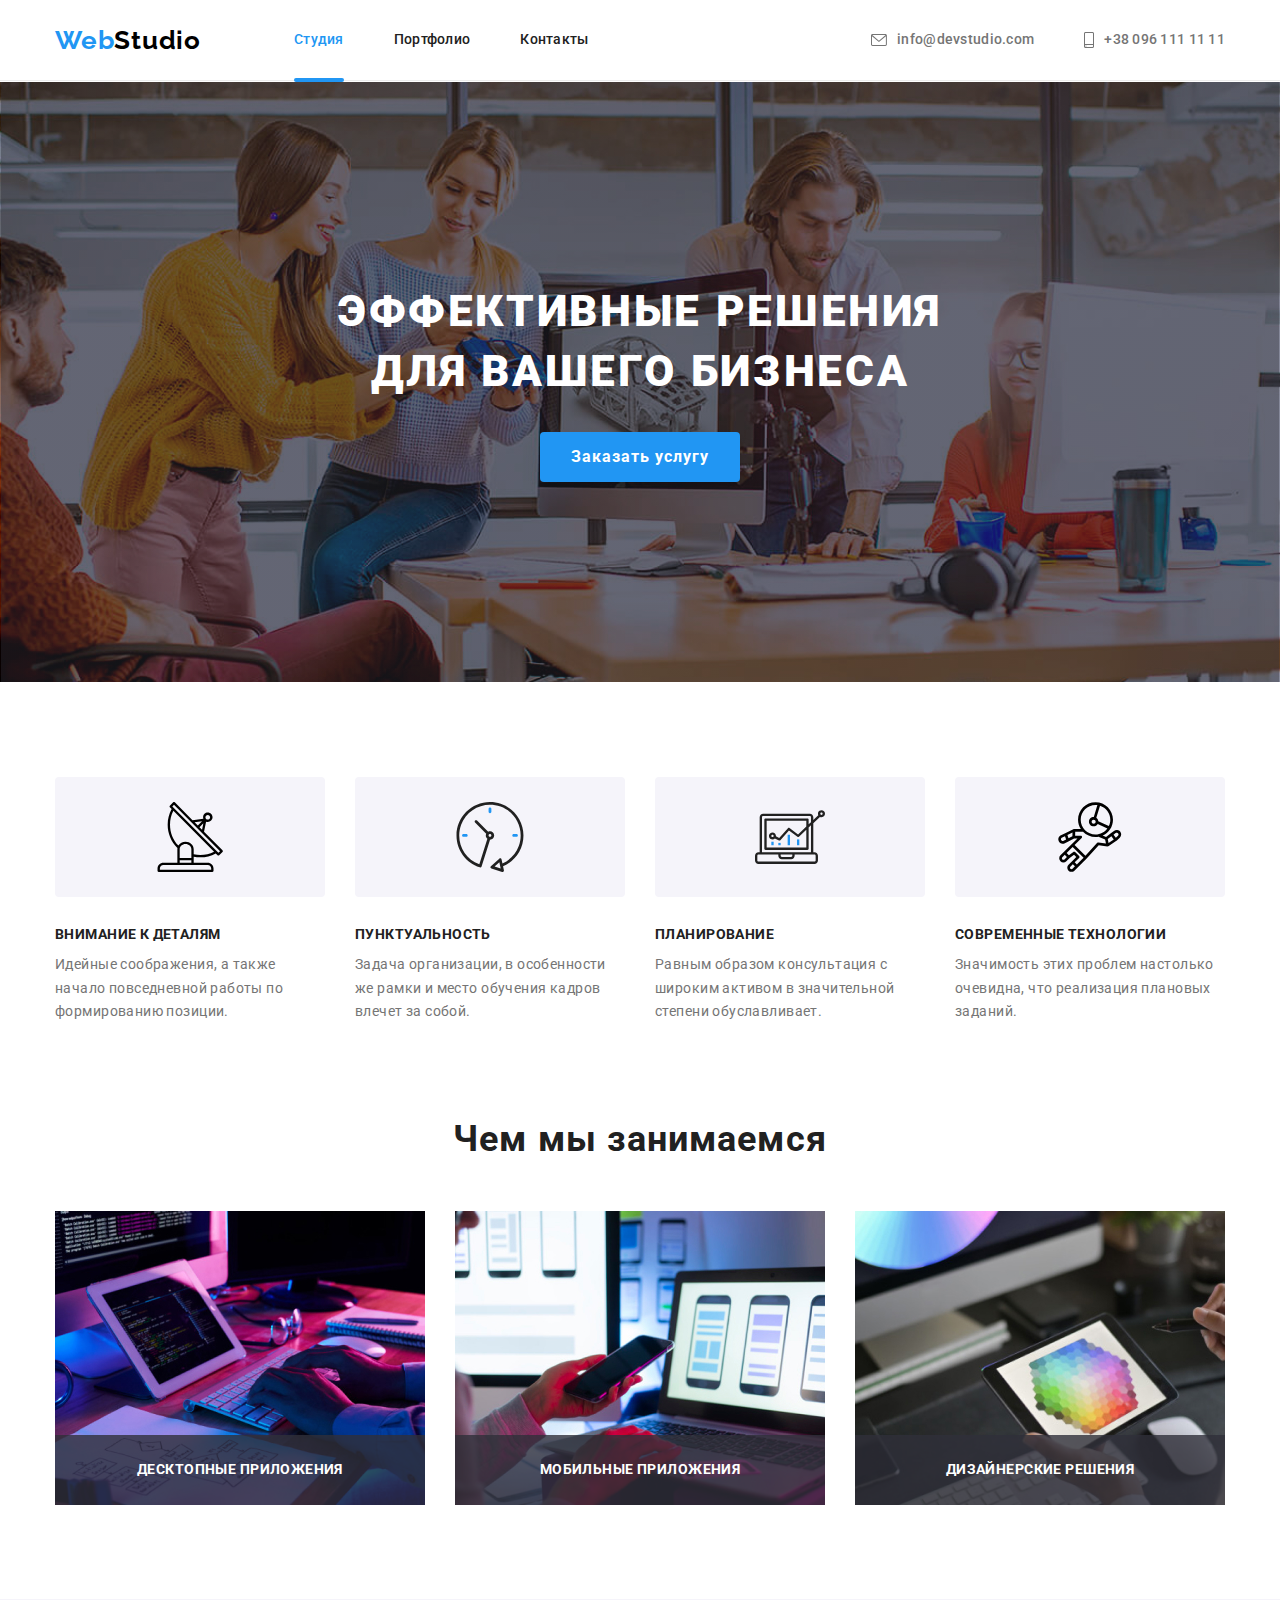
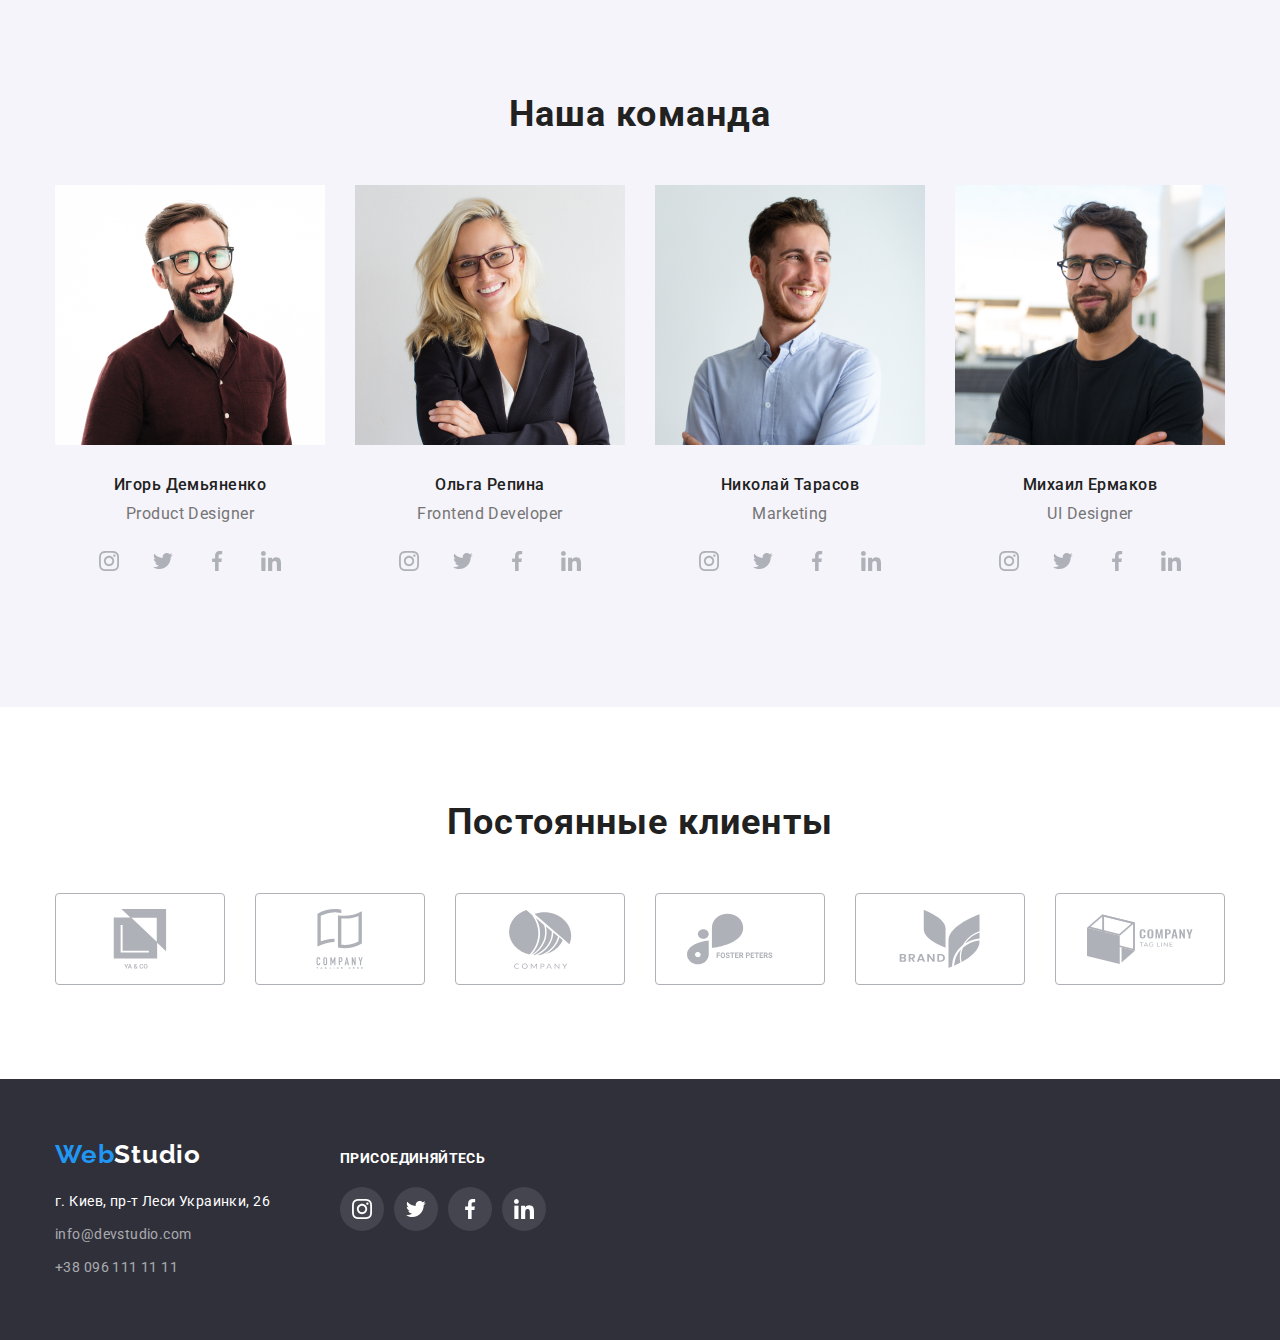
<file: index.html>
<!DOCTYPE html>
<html lang="ru">
  <head>
    <meta charset="UTF-8" />
    <meta http-equiv="X-UA-Compatible" content="IE=edge" />
    <meta name="viewport" content="width=device-width, initial-scale=1.0" />

    <title>Студия</title>
    <link
      href="https://fonts.googleapis.com/css2?family=Raleway:wght@700&family=Roboto:wght@400;500;700;900&display=swap"
      rel="stylesheet"
    />
    <link rel="stylesheet" href="./css/modern-normalize.css" />
    <link rel="stylesheet" href="./css/styles.css" />
  </head>
  <body>
    <header class="header">
      <!-- Навигация -->
      <div class="container nav">
        <nav class="nav">
          <!-- лого -->
          <a class="link logo" href="./index.html" lang="en">
            Web<span class="logo-nav">Studio</span>
          </a>

          <!-- ссылки -->
          <ul class="lists menu">
            <li class="menu-item">
              <a class="link nav-link current" href="./index.html">Студия</a>
            </li>
            <li class="menu-item">
              <a class="link nav-link" href="./portfolio.html">Портфолио</a>
            </li>
            <li class="menu-item">
              <a class="link nav-link" href="">Контакты</a>
            </li>
          </ul>
        </nav>

        <!-- Почта и телефон -->
        <ul class="lists menu">
          <li class="menu-item">
            <a
              class="link nav-link nav-contacts"
              href="mailto:info@devstudio.com"
            >
              <svg class="envelope">
                <use href="./images/symbol-defs.svg#icon-envelope"></use>
              </svg>
              info@devstudio.com</a
            >
          </li>
          <li class="menu-item">
            <a class="link nav-link nav-contacts" href="tel:+380961111111">
              <svg class="smartphone">
                <use href="./images/symbol-defs.svg#icon-smartphone"></use>
              </svg>
              +38 096 111 11 11</a
            >
          </li>
        </ul>
      </div>
    </header>
    <main>
      <!-- Главная секция -->
      <section class="section hero">
        <div class="container">
          <h1 class="hero-title">Эффективные решения для вашего бизнеса</h1>
          <button class="btn btn-hero" type="button" data-modal-open>
            Заказать услугу
          </button>
        </div>
      </section>

      <!-- Секция особенности -->
      <section class="section">
        <div class="container">
          <h2 class="heading headen">Особенности</h2>
          <ul class="lists feature">
            <li class="item">
              <div class="thumb">
                <svg class="antenna">
                  <use href="./images/symbol-defs.svg#icon-salelite"></use>
                </svg>
              </div>
              <h3 class="title-features">Внимание к деталям</h3>
              <p class="text">
                Идейные соображения, а также начало повседневной работы по
                формированию позиции.
              </p>
            </li>

            <li class="item">
              <div class="thumb">
                <svg class="clock">
                  <use href="./images/symbol-defs.svg#icon-clock"></use>
                </svg>
              </div>
              <h3 class="title-features">Пунктуальность</h3>
              <p class="text">
                Задача организации, в особенности же рамки и место обучения
                кадров влечет за собой.
              </p>
            </li>

            <li class="item">
              <div class="thumb">
                <svg class="diagram">
                  <use href="./images/symbol-defs.svg#icon-notediagram"></use>
                </svg>
              </div>
              <h3 class="title-features">Планирование</h3>
              <p class="text">
                Равным образом консультация с широким активом в значительной
                степени обуславливает.
              </p>
            </li>

            <li class="item">
              <div class="thumb">
                <svg class="astronaut">
                  <use href="./images/symbol-defs.svg#icon-spaceman"></use>
                </svg>
              </div>
              <h3 class="title-features">Современные технологии</h3>
              <p class="text">
                Значимость этих проблем настолько очевидна, что реализация
                плановых заданий.
              </p>
            </li>
          </ul>
        </div>
      </section>

      <!-- Секция работа -->
      <section class="section section-nopaddingtop">
        <div class="container">
          <h2 class="heading">Чем мы занимаемся</h2>
          <ul class="lists items">
            <li class="item">
              <img
                class="images"
                src="./images/image.jpg"
                alt="Руки на клавиатуре, планшет и часть монитора"
                width="370"
              />
              <p class="text item-text">Десктопные приложения</p>
            </li>

            <li class="item">
              <img
                class="images"
                src="./images/image1.jpg"
                alt="В левой руке мобильный телефон, правая рука на тачпаде ноутбука. Ноутбук, на экране которого макеты разметки для мобильного телефона"
                width="370"
              />
              <p class="text item-text">Мобильные приложения</p>
            </li>

            <li class="item">
              <img
                class="images"
                src="./images/image2.jpg"
                alt="Левая рука, в которой планшет, на экране которого цветовая палитра"
                width="370"
              />
              <p class="text item-text">Дизайнерские решения</p>
            </li>
          </ul>
        </div>
      </section>

      <!-- Секция команда. Карточки сотрудников -->
      <section class="section team-cards">
        <div class="container">
          <h2 class="heading">Наша команда</h2>

          <ul class="lists items">
            <li class="item">
              <div class="card">
                <img
                  class="images"
                  src="./images/Igor.jpg"
                  alt="Игорь Демьяненко"
                  width="270"
                  height="260"
                />
                <div class="team-card-body">
                  <h3 class="cards-title">Игорь Демьяненко</h3>
                  <p class="cards-text" lang="en">Product Designer</p>
                  <ul class="lists social">
                    <li class="social-list">
                      <a class="social-item" href="">
                        <svg class="social-icon">
                          <use href="./images/symbol-defs.svg#icon-instagramf"></use>
                        </svg>
                      </a>
                    </li>
                    <li class="social-list">
                      <a href="" class="social-item">
                        <svg class="social-icon">
                          <use href="./images/symbol-defs.svg#icon-twitter"></use>
                        </svg>
                      </a>
                    </li>
                    <li class="social-list">
                      <a href="" class="social-item">
                        <svg class="social-icon">
                          <use href="./images/symbol-defs.svg#icon-facebook"></use>
                        </svg>
                      </a>
                    </li>
                    <li class="social-list">
                      <a href="" class="social-item">
                        <svg class="social-icon">
                          <use href="./images/symbol-defs.svg#icon-linkedin"></use>
                        </svg>
                      </a>
                    </li>
                  </ul>
                </div>
              </div>
            </li>

            <li class="item">
              <div class="card">
                <img
                  class="images"
                  src="./images/Olia.jpg"
                  alt="Ольга Репина"
                  width="270"
                  height="260"
                />
                <div class="team-card-body">
                  <h3 class="cards-title">Ольга Репина</h3>
                  <p class="cards-text" lang="en">Frontend Developer</p>
                  <ul class="lists social">
                    <li class="social-list">
                      <a class="social-item" href="">
                        <svg class="social-icon">
                          <use href="./images/symbol-defs.svg#icon-instagramf"></use>
                        </svg>
                      </a>
                    </li>
                    <li class="social-list">
                      <a href="" class="social-item">
                        <svg class="social-icon">
                          <use href="./images/symbol-defs.svg#icon-twitter"></use>
                        </svg>
                      </a>
                    </li>
                    <li class="social-list">
                      <a href="" class="social-item">
                        <svg class="social-icon">
                          <use href="./images/symbol-defs.svg#icon-facebook"></use>
                        </svg>
                      </a>
                    </li>
                    <li class="social-list">
                      <a href="" class="social-item">
                        <svg class="social-icon">
                          <use href="./images/symbol-defs.svg#icon-linkedin"></use>
                        </svg>
                      </a>
                    </li>
                  </ul>
                </div>
              </div>
            </li>

            <li class="item">
              <div class="card">
                <img
                  class="images"
                  src="./images/Mikola.jpg"
                  alt="Николай Тарасов"
                  width="270"
                  height="260"
                />
                <div class="team-card-body">
                  <h3 class="cards-title">Николай Тарасов</h3>
                  <p class="cards-text" lang="en">Marketing</p>
                  <ul class="lists social">
                    <li class="social-list">
                      <a class="social-item" href="">
                        <svg class="social-icon">
                          <use href="./images/symbol-defs.svg#icon-instagramf"></use>
                        </svg>
                      </a>
                    </li>
                    <li class="social-list">
                      <a href="" class="social-item">
                        <svg class="social-icon">
                          <use href="./images/symbol-defs.svg#icon-twitter"></use>
                        </svg>
                      </a>
                    </li>
                    <li class="social-list">
                      <a href="" class="social-item">
                        <svg class="social-icon">
                          <use href="./images/symbol-defs.svg#icon-facebook"></use>
                        </svg>
                      </a>
                    </li>
                    <li class="social-list">
                      <a href="" class="social-item">
                        <svg class="social-icon">
                          <use href="./images/symbol-defs.svg#icon-linkedin"></use>
                        </svg>
                      </a>
                    </li>
                  </ul>
                </div>
              </div>
            </li>

            <li class="item">
              <div class="card">
                <img
                  class="images"
                  src="./images/Mixailo.jpg"
                  alt="Михаил Ермаков"
                  width="270"
                  height="260"
                />
                <div class="team-card-body">
                  <h3 class="cards-title">Михаил Ермаков</h3>
                  <p class="cards-text" lang="en">UI Designer</p>
                  <ul class="lists social">
                    <li class="social-list">
                      <a class="social-item" href="">
                        <svg class="social-icon">
                          <use href="./images/symbol-defs.svg#icon-instagramf"></use>
                        </svg>
                      </a>
                    </li>
                    <li class="social-list">
                      <a href="" class="social-item">
                        <svg class="social-icon">
                          <use href="./images/symbol-defs.svg#icon-twitter"></use>
                        </svg>
                      </a>
                    </li>
                    <li class="social-list">
                      <a href="" class="social-item">
                        <svg class="social-icon">
                          <use href="./images/symbol-defs.svg#icon-facebook"></use>
                        </svg>
                      </a>
                    </li>
                    <li class="social-list">
                      <a href="" class="social-item">
                        <svg class="social-icon">
                          <use href="./images/symbol-defs.svg#icon-linkedin"></use>
                        </svg>
                      </a>
                    </li>
                  </ul>
                </div>
              </div>
            </li>
          </ul>
        </div>
      </section>
      <section class="section">
        <div class="container">
          <h2 class="heading">Постоянные клиенты</h2>

          <ul class="lists clients">
            <li class="clients-list">
              <a class="clients-item" href="">
                <svg class="clients-icon">
                  <use href="./images/symbol-defs.svg#icon-logo1"></use>
                </svg>
              </a>
            </li>
            <li class="clients-list">
              <a href="" class="clients-item">
                <svg class="clients-icon">
                  <use href="./images/symbol-defs.svg#icon-logo2"></use>
                </svg>
              </a>
            </li>
            <li class="clients-list">
              <a href="" class="clients-item">
                <svg class="clients-icon">
                  <use href="./images/symbol-defs.svg#icon-logo3"></use>
                </svg>
              </a>
            </li>
            <li class="clients-list">
              <a href="" class="clients-item">
                <svg class="clients-icon">
                  <use href="./images/symbol-defs.svg#icon-logo4"></use>
                </svg>
              </a>
            </li>
            <li class="clients-list">
              <a href="" class="clients-item">
                <svg class="clients-icon">
                  <use href="./images/symbol-defs.svg#icon-logo5"></use>
                </svg>
              </a>
            </li>
            <li class="clients-list">
              <a href="" class="clients-item">
                <svg class="clients-icon">
                  <use href="./images/symbol-defs.svg#icon-logo6"></use>
                </svg>
              </a>
            </li>
          </ul>
        </div>
      </section>
    </main>

    <footer class="footer">
      <div class="container">
        <div class="footer-nav">
          <!-- Лого -->
          <a class="link logo" href="./index.html" lang="en">
            Web<span class="logo-footer">Studio</span>
          </a>

          <!-- адрес -->
          <address>
            <a
              class="link text footer-text"
              href="https://goo.gl/maps/VM6gPYjPhEStrqMR6"
              target="_blank"
              rel="noopener, nofollow, noreferrer"
              >г. Киев, пр-т Леси Украинки, 26</a
            >

            <!-- Почта и телефон -->
            <ul class="lists">
              <li class="footer-item">
                <a class="link footer-link" href="mailto:info@devstudio.com">
                  info@devstudio.com
                </a>
              </li>
              <li class="footer-item">
                <a class="link footer-link" href="tel:+380961111111"
                  >+38 096 111 11 11</a
                >
              </li>
            </ul>
          </address>
        </div>
        <div class="footer-social">
          <p class="text">Присоединяйтесь</p>
          <ul class="lists social">
            <li class="social-list">
              <a class="social-item" href="">
                <svg class="social-icon">
                  <use href="./images/symbol-defs.svg#icon-instagram"></use>
                </svg>
              </a>
            </li>
            <li class="social-list">
              <a href="" class="social-item">
                <svg class="social-icon">
                  <use href="./images/symbol-defs.svg#icon-twitter"></use>
                </svg>
              </a>
            </li>
            <li class="social-list">
              <a href="" class="social-item">
                <svg class="social-icon">
                  <use href="./images/symbol-defs.svg#icon-facebook"></use>
                </svg>
              </a>
            </li>
            <li class="social-list">
              <a href="" class="social-item">
                <svg class="social-icon">
                  <use href="./images/symbol-defs.svg#icon-linkedin"></use>
                </svg>
              </a>
            </li>
          </ul>
        </div>
      </div>
    </footer>
    <div class="backdrop is-hidden" data-modal>
      <div class="modal is-hidden" data-form-modal>
        <button class="btn modal-btn" data-modal-close>
          <svg class="close-icon">
            <use href="./images/symbol-defs.svg#icon-close-icon"></use>
          </svg>
        </button>
      </div>
    </div>
    <script src="./js/header.js"></script>
    <script src="./js/modal.js"></script>
  </body>
</html>
</file>
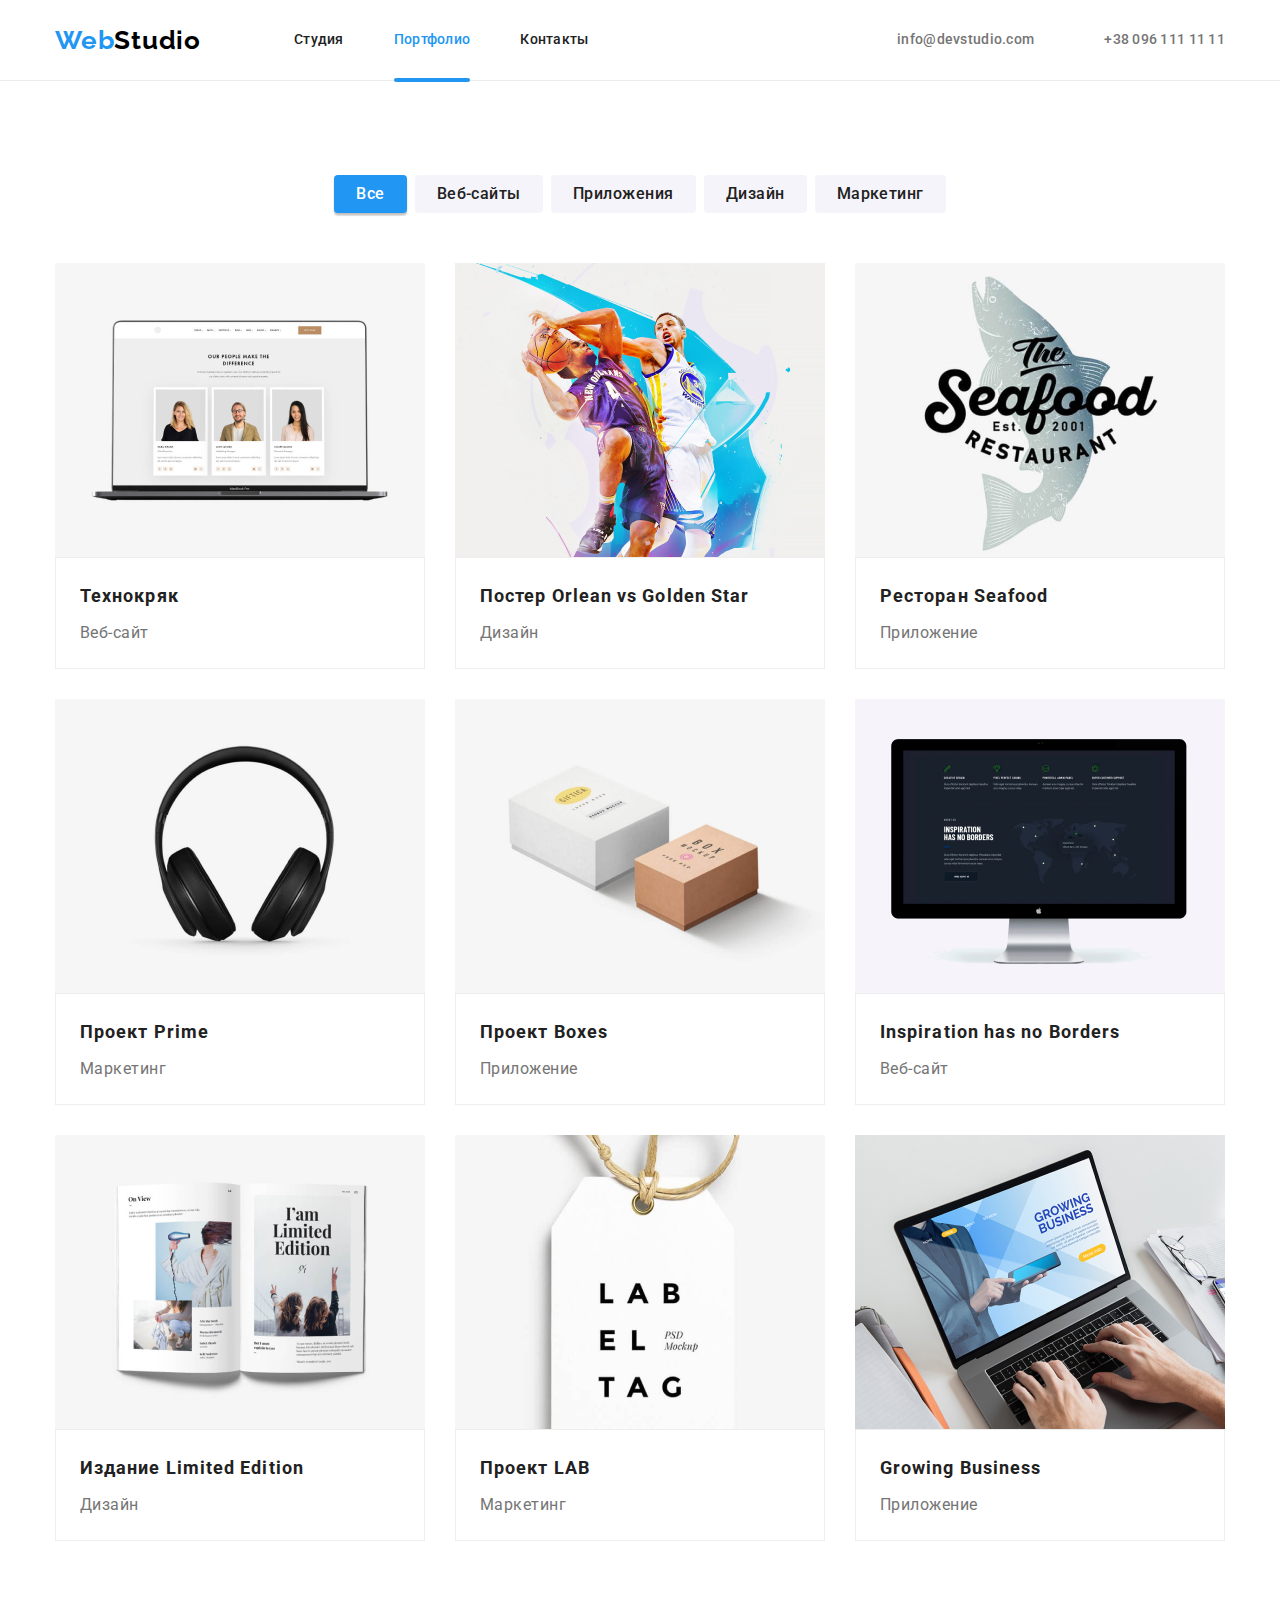
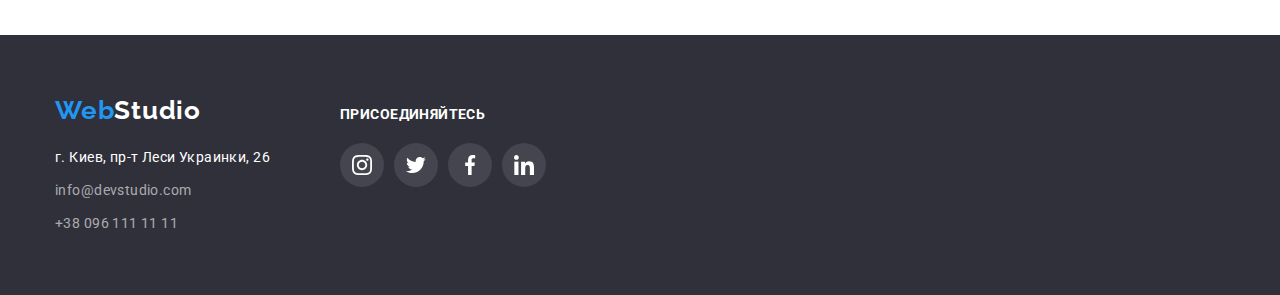
<file: portfolio.html>
<!DOCTYPE html>
<html lang="ru">
  <head>
    <meta charset="UTF-8" />
    <meta http-equiv="X-UA-Compatible" content="IE=edge" />
    <meta name="viewport" content="width=device-width, initial-scale=1.0" />

    <title>Портфолио</title>
    <link
      href="https://fonts.googleapis.com/css2?family=Raleway:wght@700&family=Roboto:wght@400;500;700;900&display=swap"
      rel="stylesheet"
    />
    <link rel="stylesheet" href="./css/modern-normalize.css" />
    <link rel="stylesheet" href="./css/styles.css" />
  </head>
  <body>
    <header class="header">
      <!-- Навигация -->
      <div class="container nav">
        <nav class="nav">
          <!-- лого -->
          <a class="link logo" href="./index.html" lang="en">
            Web<span class="logo-nav">Studio</span>
          </a>

          <!-- ссылки -->
          <ul class="lists menu">
            <li class="menu-item">
              <a class="link nav-link" href="./index.html">Студия</a>
            </li>
            <li class="menu-item">
              <a class="link nav-link current" href="./portfolio.html"
                >Портфолио</a
              >
            </li>
            <li class="menu-item">
              <a class="link nav-link" href="">Контакты</a>
            </li>
          </ul>
        </nav>

        <!-- Почта и телефон -->
        <ul class="lists menu">
          <li class="menu-item">
            <a
              class="link nav-link nav-contacts"
              href="mailto:info@devstudio.com"
            >
              <svg class="envelope">
                <use href="./images/symbol-defs.svg#envelope"></use>
              </svg>
              info@devstudio.com</a
            >
          </li>
          <li class="menu-item">
            <a class="link nav-link nav-contacts" href="tel:+380961111111">
              <svg class="smartphone">
                <use href="./images/symbol-defs.svg#smartphone"></use>
              </svg>
              +38 096 111 11 11</a
            >
          </li>
        </ul>
      </div>
    </header>
    <main>
      <h1 class="hero-title headen">Наше портфолио</h1>
      <!-- Фильтр -->
      <section class="section">
        <div class="container">
          <ul class="lists filter">
            <li class="item">
              <button class="btn active" type="button">Все</button>
            </li>
            <li class="item">
              <button class="btn" type="button">Веб-сайты</button>
            </li>
            <li class="item">
              <button class="btn" type="button">Приложения</button>
            </li>
            <li class="item">
              <button class="btn" type="button">Дизайн</button>
            </li>
            <li class="item">
              <button class="btn" type="button">Маркетинг</button>
            </li>
          </ul>

          <!-- Карточки -->

          <ul class="lists portfolio-cards menu">
            <li class="portfolio-card">
              <a class="link card" href="">
                <div class="card-aside">
                  <img
                    class="images"
                    src="./images/Portfolio01.jpg"
                    alt="Ноутбук с изображением карточек людей на экране"
                    width="370"
                    height="294"
                  />
                  <div class="overlay">
                    <p class="overlay-text">
                      Технокряк это современная площадка распространения
                      коронавируса. Компании используют эту платформу для
                      цифрового шпионажа и атак на защищённые сервера
                      конкурентов.
                    </p>
                  </div>
                </div>
                <div class="card-body">
                  <h2 class="work-title">Технокряк</h2>
                  <p class="work-text">Веб-сайт</p>
                </div>
              </a>
            </li>
            <li class="portfolio-card">
              <a class="link card" href="">
                <div class="card-aside">
                  <img
                    class="images"
                    src="./images/Portfolio02.jpg"
                    alt="Баскетболисты в прыжке, один с мячом, второй в защите"
                    width="370"
                    height="294"
                  />
                  <div class="overlay">
                    <p class="overlay-text">
                      Lorem ipsum, dolor sit amet consectetur adipisicing elit.
                      Accusamus quod nobis obcaecati corrupti voluptates. Quae
                      veniam totam harum excepturi repellendus. Lorem ipsum
                      dolor sit amet, consectetur adipisicing elit. Assumenda
                      rerum ullam nisi magnam natus earum, in exercitationem
                      delectus quam tempore.
                    </p>
                  </div>
                </div>
                <div class="card-body">
                  <h2 class="work-title">
                    Постер <span lang="en">Orlean vs Golden Star</span>
                  </h2>
                  <p class="work-text">Дизайн</p>
                </div>
              </a>
            </li>
            <li class="portfolio-card">
              <a class="link card" href="">
                <div class="card-aside">
                  <img
                    class="images"
                    src="./images/Portfolio03.jpg"
                    alt="На фоне рыбы надпись The seafood restaurant"
                    width="370"
                    height="294"
                  />
                  <div class="overlay">
                    <p class="overlay-text">
                      Lorem ipsum, dolor sit amet consectetur adipisicing elit.
                      Accusamus quod nobis obcaecati corrupti voluptates. Quae
                      veniam totam harum excepturi repellendus.
                    </p>
                  </div>
                </div>
                <div class="card-body">
                  <h2 class="work-title">
                    Ресторан <span lang="en">Seafood</span>
                  </h2>
                  <p class="work-text">Приложение</p>
                </div>
              </a>
            </li>
            <li class="portfolio-card">
              <a class="link card" href="">
                <div class="card-aside">
                  <img
                    class="images"
                    src="./images/Portfolio04.jpg"
                    alt="Наушники"
                    width="370"
                    height="294"
                  />
                  <div class="overlay">
                    <p class="overlay-text">
                      Lorem ipsum, dolor sit amet consectetur adipisicing elit.
                      Accusamus quod nobis obcaecati corrupti voluptates. Quae
                      veniam totam harum excepturi repellendus.
                    </p>
                  </div>
                </div>
                <div class="card-body">
                  <h2 class="work-title">
                    Проект <span lang="en">Prime</span>
                  </h2>
                  <p class="work-text">Маркетинг</p>
                </div>
              </a>
            </li>
            <li class="portfolio-card">
              <a class="link card" href="">
                <div class="card-aside">
                  <img
                    class="images"
                    src="./images/Portfolio05.jpg"
                    alt="Коробки белая и картонного цвета с надписями сверху"
                    width="370"
                    height="294"
                  />
                  <div class="overlay">
                    <p class="overlay-text">
                      Lorem ipsum, dolor sit amet consectetur adipisicing elit.
                      Accusamus quod nobis obcaecati corrupti voluptates. Quae
                      veniam totam harum excepturi repellendus.
                    </p>
                  </div>
                </div>
                <div class="card-body">
                  <h2 class="work-title">
                    Проект <span lang="en">Boxes</span>
                  </h2>
                  <p class="work-text">Приложение</p>
                </div>
              </a>
            </li>
            <li class="portfolio-card">
              <a class="link card" href="">
                <div class="card-aside">
                  <img
                    class="images"
                    src="./images/Portfolio06.jpg"
                    alt="Монитор"
                    width="370"
                    height="294"
                  />
                  <div class="overlay">
                    <p class="overlay-text">
                      Lorem ipsum, dolor sit amet consectetur adipisicing elit.
                      Accusamus quod nobis obcaecati corrupti voluptates. Quae
                      veniam totam harum excepturi repellendus.
                    </p>
                  </div>
                </div>
                <div class="card-body">
                  <h2 class="work-title" lang="en">
                    Inspiration has no Borders
                  </h2>
                  <p class="work-text">Веб-сайт</p>
                </div>
              </a>
            </li>
            <li class="portfolio-card">
              <a class="link card" href="">
                <div class="card-aside">
                  <img
                    class="images"
                    src="./images/Portfolio07.jpg"
                    alt="Книга в развернутом виде"
                    width="370"
                    height="294"
                  />
                  <div class="overlay">
                    <p class="overlay-text">
                      Lorem ipsum, dolor sit amet consectetur adipisicing elit.
                      Accusamus quod nobis obcaecati corrupti voluptates. Quae
                      veniam totam harum excepturi repellendus.
                    </p>
                  </div>
                </div>
                <div class="card-body">
                  <h2 class="work-title">
                    Издание <span lang="en">Limited Edition</span>
                  </h2>
                  <p class="work-text">Дизайн</p>
                </div>
              </a>
            </li>
            <li class="portfolio-card">
              <a class="link card" href="">
                <div class="card-aside">
                  <img
                    class="images"
                    src="./images/Portfolio08.jpg"
                    alt="Бирка с надписью: Lab El Tag"
                    width="370"
                    height="294"
                  />
                  <div class="overlay">
                    <p class="overlay-text">
                      Lorem ipsum, dolor sit amet consectetur adipisicing elit.
                      Accusamus quod nobis obcaecati corrupti voluptates. Quae
                      veniam totam harum excepturi repellendus.
                    </p>
                  </div>
                </div>
                <div class="card-body">
                  <h2 class="work-title">Проект <span lang="en">LAB</span></h2>
                  <p class="work-text">Маркетинг</p>
                </div>
              </a>
            </li>
            <li class="portfolio-card">
              <a class="link card" href="">
                <div class="card-aside">
                  <img
                    class="images"
                    src="./images/Portfolio09.jpg"
                    alt="Руки на открытом ноутбуке. Картинка на экране ноутбука с надписью: Growing Business"
                    width="370"
                    height="294"
                  />
                  <div class="overlay">
                    <p class="overlay-text">
                      Lorem ipsum, dolor sit amet consectetur adipisicing elit.
                      Accusamus quod nobis obcaecati corrupti voluptates. Quae
                      veniam totam harum excepturi repellendus.
                    </p>
                  </div>
                </div>
                <div class="card-body">
                  <h2 class="work-title" lang="en">Growing Business</h2>
                  <p class="work-text">Приложение</p>
                </div>
              </a>
            </li>
          </ul>
        </div>
      </section>
    </main>
    <footer class="footer">
      <div class="container">
        <div class="footer-nav">
          <!-- Лого -->
          <a class="link logo" href="./index.html" lang="en">
            Web<span class="logo-footer">Studio</span>
          </a>

          <!-- адрес -->
          <address>
            <a
              class="link text footer-text"
              href="https://goo.gl/maps/VM6gPYjPhEStrqMR6"
              target="_blank"
              rel="noopener, nofollow, noreferrer"
              >г. Киев, пр-т Леси Украинки, 26</a
            >

            <!-- Почта и телефон -->
            <ul class="lists">
              <li class="footer-item">
                <a class="link footer-link" href="mailto:info@devstudio.com">
                  info@devstudio.com
                </a>
              </li>
              <li class="footer-item">
                <a class="link footer-link" href="tel:+380961111111"
                  >+38 096 111 11 11</a
                >
              </li>
            </ul>
          </address>
        </div>
        <div class="footer-social">
          <p class="text">Присоединяйтесь</p>
          <ul class="lists social">
            <li class="social-list">
              <a class="social-item" href="">
                <svg class="social-icon">
                  <use href="./images/symbol-defs.svg#icon-instagram"></use>
                </svg>
              </a>
            </li>
            <li class="social-list">
              <a href="" class="social-item">
                <svg class="social-icon">
                  <use href="./images/symbol-defs.svg#icon-twitter"></use>
                </svg>
              </a>
            </li>
            <li class="social-list">
              <a href="" class="social-item">
                <svg class="social-icon">
                  <use href="./images/symbol-defs.svg#icon-facebook"></use>
                </svg>
              </a>
            </li>
            <li class="social-list">
              <a href="" class="social-item">
                <svg class="social-icon">
                  <use href="./images/symbol-defs.svg#icon-linkedin"></use>
                </svg>
              </a>
            </li>
          </ul>
        </div>
      </div>
    </footer>
    <script src="./js/header.js"></script>
  </body>
</html>
</file>
<file: css/styles.css>
:root {
    --current-text-color: #757575;
    --current-title-color: #212121;
    --current-white-color: #ffffff;
    --current-black-color: #000000;
    --accent-color: #2196f3;
    --hero-btn-accent-color: #188ce8;
    --secondary-bg-color: #f5f4fa;
    --footer-bg-color: #2f303a;
    --footer-link-color: rgba(255, 255, 255, 0.6);
    --line-color: #ececec;
    --border-color: #eeeeee;
    --social-passive: #afb1b8;
    --social-passive-footer: rgba(255, 255, 255, 0.1);
    --card-text-bgc: rgba(47, 48, 58, 0.8);
    --overlay-color: rgba(0, 0, 0, 0.2);
    --overlay-card-color: rgba(33, 150, 243, 0.9);
  
    --duration: 250ms;
    --function: cubic-bezier(0.4, 0, 0.2, 1);
  }
  
  body {
    font-family: Roboto, sans-serif;
    color: var(--current-text-color);
    background-color: var(--current-white-color);
  }
  
  .container {
    width: 1200px;
    padding: 0 15px;
    margin: 0 auto;
  }
  
  .section {
    padding-top: 94px;
    padding-bottom: 94px;
  
    text-align: center;
  }
  
  .images {
    display: block;
    max-width: 100%;
    height: auto;
  }
  
  .section-nopaddingtop {
    padding-top: 0;
  }
  
  /* Ссылки */
  .link {
    text-decoration: none;
  }
  
  .lists {
    margin-top: 0;
    margin-bottom: 0;
    padding: 0;
    list-style: none;
  }
  .header {
    position: fixed;
    width: 100%;
    min-height: 80px;
    top: 0;
    left: 0;
    background-color: var(--current-white-color);
    border-bottom: 1px solid var(--line-color);
    z-index: 2;
  }
  
  /* Навигация */
  
  .nav,
  .menu {
    display: flex;
    align-items: center;
    flex-wrap: wrap;
  }
  
  .container.nav > .nav {
    margin-right: auto;
  }
  
  .menu-item > .link {
    display: block;
    position: relative;
  
    padding-top: 32px;
    padding-bottom: 32px;
  }
  
  .menu-item > .nav-contacts {
    display: flex;
    align-items: center;
  }
  
  .menu > .menu-item:not(:last-child) {
    margin-right: 50px;
  }
  
  .portfolio-card {
    width: 370px;
  
    background-color: var(--current-white-color);
    box-shadow: none;
    border-radius: 0px 0px 4px 4px;
  
    transition-property: box-shadow;
    transition-duration: var(--duration);
    transition-timing-function: var(--function);
  }
  
  .portfolio-card:not(:nth-child(3n)) {
    margin-right: 30px;
  }
  
  .portfolio-card:not(:nth-last-child(-n + 3)) {
    margin-bottom: 30px;
  }
  
  .portfolio-card:hover .overlay,
  .portfolio-card:focus .overlay,
  .portfolio-card:focus-within .overlay {
    transform: translateY(0);
    opacity: 1;
  }
  
  .portfolio-card:hover,
  .portfolio-card:focus,
  .portfolio-card:focus-within {
    box-shadow: 0px 1px 1px rgba(0, 0, 0, 0.12), 0px 4px 4px rgba(0, 0, 0, 0.06),
      1px 4px 6px rgba(0, 0, 0, 0.16);
  }
  
  .card-aside {
    position: relative;
    height: 294px;
    overflow: hidden;
  }
  
  .overlay {
    position: absolute;
    bottom: 0;
  
    display: flexbox;
    align-items: center;
    width: 100%;
    height: 294px;
  
    background-color: var(--overlay-card-color);
  
    transform: translateY(101%);
    opacity: 0;
    transition-property: opacity, transform;
    transition-duration: var(--duration);
    transition-timing-function: var(--function);
  
    overflow-y: auto;
  }
  
  .overlay::-webkit-scrollbar {
    width: 10px;
  }
  .overlay::-webkit-scrollbar-track {
    box-shadow: inset 0 0 5px var(--current-text-color);
    border-radius: 10px;
  }
  
  .overlay::-webkit-scrollbar-thumb {
    background: var(--hero-btn-accent-color);
    border-radius: 10px;
  }
  
  .overlay::-webkit-scrollbar-thumb:hover {
    background: var(--current-text-color);
  }
  
  .overlay-text {
    margin: 0;
    padding: 63px 24px;
    color: var(--current-white-color);
    font-size: 18px;
    line-height: 1.56;
    letter-spacing: 0.03em;
    text-align: left;
  }
  
  .nav-link {
    color: var(--current-title-color);
  
    font-weight: 500;
    font-size: 14px;
    line-height: 1.14;
    letter-spacing: 0.02em;
  
    transition-property: color;
    transition-duration: var(--duration);
    transition-timing-function: var(--function);
  }
  
  .nav-contacts {
    color: var(--current-text-color);
  }
  
  .nav-link:hover,
  .nav-link:focus,
  .footer-link:hover,
  .footer-link:focus,
  .current {
    color: var(--accent-color);
  }
  
  .current::after {
    content: '';
  
    position: absolute;
    left: 0;
    bottom: -2px;
  
    display: block;
    width: 100%;
    height: 4px;
    background-color: var(--accent-color);
    border-radius: 2px;
  }
  
  .envelope,
  .smartphone {
    margin-right: 10px;
  
    fill: currentColor;
  }
  
  .envelope {
    width: 16px;
    height: 12px;
  }
  
  .smartphone {
    width: 10px;
    height: 16px;
  }
  
  /* Лого */
  .logo {
    display: block;
    margin-right: 93px;
    padding-top: 24px;
    padding-bottom: 24px;
  
    color: var(--accent-color);
    font-family: Raleway, sans-serif;
    font-weight: 700;
    font-size: 26px;
    line-height: 1.19;
    letter-spacing: 0.03em;
  
    transition-property: color;
    transition-duration: var(--duration);
    transition-timing-function: var(--function);
  }
  
  .logo:hover,
  .logo:focus {
    color: var(--current-black-color);
  }
  
  .footer-nav > .logo:hover,
  .footer-nav > .logo:focus {
    color: var(--current-white-color);
  }
  
  .logo-nav {
    color: var(--current-black-color);
    transition-property: color;
    transition-duration: var(--duration);
    transition-timing-function: var(--function);
  }
  
  .logo:hover .logo-nav,
  .logo:focus .logo-nav,
  .logo:hover .logo-footer,
  .logo:focus .logo-footer {
    color: var(--accent-color);
  }
  
  .logo-footer {
    color: var(--current-white-color);
    transition-property: color;
    transition-duration: var(--duration);
    transition-timing-function: var(--function);
  }
  
  /* Hero */
  
  .hero {
    max-width: 1600px;
    min-height: 600px;
    margin-right: auto;
    margin-left: auto;
    padding-top: 200px;
    padding-bottom: 200px;
  
    background-color: var(--hero-bgcolor);
    background-image: linear-gradient(
        to right,
        rgba(47, 48, 58, 0.4),
        rgba(47, 48, 58, 0.4)
      ),
      url('../images/main_pic.jpg');
    background-repeat: no-repeat;
    background-position: center;
    background-size: cover;
  }
  
  .hero-title {
    width: 696px;
    margin: 0 auto 30px;
    padding: 0;
  
    color: var(--current-white-color);
    font-weight: 900;
    font-size: 44px;
    line-height: 1.36;
    letter-spacing: 0.06em;
    text-transform: uppercase;
  }
  
  .section.hero {
    padding-top: 200px;
    padding-bottom: 200px;
    border: 1px solid transparent;
  }
  
  /* Кнопки */
  .btn {
    cursor: pointer;
    min-height: 38px;
  
    padding: 6px 22px;
  
    font-family: inherit;
    font-style: inherit;
    font-weight: 500;
    font-size: 16px;
    line-height: 1.62;
    letter-spacing: 0.03em;
  
    color: var(--current-title-color);
    background-color: var(--secondary-bg-color);
    box-shadow: none;
  
    border: 0;
    border-radius: 4px;
  
    transition-property: color, background-color, box-shadow;
    transition-duration: var(--duration);
    transition-timing-function: var(--function);
  }
  
  .btn:hover,
  .btn:focus,
  .active {
    color: var(--current-white-color);
    background-color: var(--accent-color);
    box-shadow: 0px 3px 1px rgba(0, 0, 0, 0.1), 0px 1px 2px rgba(0, 0, 0, 0.08),
      0px 2px 2px rgba(0, 0, 0, 0.12);
  }
  
  .btn-hero {
    width: 200px;
    height: 50px;
  
    color: var(--current-white-color);
    background-color: var(--accent-color);
  
    font-weight: 700;
    line-height: 1.87;
    letter-spacing: 0.06em;
  
    box-shadow: 0px 4px 4px rgba(0, 0, 0, 0.15);
  
    transition-property: background-color;
    transition-duration: var(--duration);
    transition-timing-function: var(--function);
  }
  
  .btn-hero:focus,
  .btn-hero:hover {
    background-color: var(--hero-btn-accent-color);
  }
  
  /* Заголовки */
  .heading {
    margin: 0 0 50px 0;
  
    color: var(--current-title-color);
  
    font-weight: 700;
    font-size: 36px;
    line-height: 1.17;
    letter-spacing: 0.03em;
  }
  
  .title-features {
    margin: 0 0 10px 0;
  
    color: var(--current-title-color);
  
    font-size: 14px;
    line-height: 1.14;
    letter-spacing: 0.03em;
    text-transform: uppercase;
  }
  
  /* Основной текст */
  
  .text {
    margin: 0;
    padding: 0;
  
    font-size: 14px;
    line-height: 1.71;
    letter-spacing: 0.03em;
  
    color: var(--current-text-color);
  }
  
  .feature,
  .items,
  .filter {
    display: flex;
    align-items: center;
    text-align: left;
  }
  
  .items {
    text-align: center;
  }
  
  .items > .item {
    position: relative;
  }
  
  .item-text {
    display: flex;
    justify-content: center;
    align-items: center;
    width: 100%;
    height: 70px;
    position: absolute;
    left: 0;
    bottom: 0;
  
    background-color: var(--card-text-bgc);
  
    color: var(--current-white-color);
    font-weight: 700;
    line-height: 1.14;
    text-transform: uppercase;
  }
  
  .feature > .item {
    width: 270px;
  }
  
  .feature > .item:not(:last-child),
  .items > .item:not(:last-child) {
    margin-right: 30px;
  }
  
  .thumb {
    display: flex;
    align-items: center;
    justify-content: center;
    width: 100%;
    min-height: 120px;
  
    margin-bottom: 30px;
  
    border-radius: 4px;
    background-color: var(--secondary-bg-color);
  }
  
  .antenna,
  .clock,
  .diagram,
  .astronaut,
  .close-icon {
    width: 70px;
    height: 70px;
  }
  
  .filter {
    justify-content: center;
    margin-bottom: 50px;
  }
  
  .filter > .item:not(:last-child) {
    margin-right: 8px;
  }
  
  /* Карточки */
  
  .team-cards {
    background-color: var(--secondary-bg-color);
  }
  
  .team-card-body {
    padding-top: 30px;
    padding-bottom: 30px;
  }
  .card-body {
    border-top: 0;
    padding: 20px 24px;
  
    border: 1px solid var(--border-color);
  }
  
  .cards-title {
    margin: 0 0 10px 0;
  
    color: var(--current-title-color);
  
    font-weight: 500;
    font-size: 16px;
    line-height: 1.19;
    letter-spacing: 0.03em;
  }
  
  .cards-text {
    margin: 0 0 16px 0;
    padding: 0;
    line-height: 1.19;
    letter-spacing: 0.03em;
  }
  
  .social,
  .clients {
    display: flex;
    justify-content: center;
  }
  
    .social-item {
    display: flex;
    justify-content: center;
    align-items: center;
  
    width: 44px;
    height: 44px;
    border-radius: 50%;
  
    color: var(--social-passive);
  
    transition-property: color, background-color;
    transition-duration: var(--duration);
    transition-timing-function: var(--function);
  }
  
  .social-icon {
    width: 20px;
    height: 20px;
    fill: currentColor;
  }
  
  .clients-item {
    display: flex;
    justify-content: center;
    align-items: center;
    width: 170px;
    height: 92px;
  
    border: 1px solid var(--social-passive);
    border-radius: 4px;
  
    color: var(--social-passive);
  
    transition-property: color, border;
    transition-duration: var(--duration);
    transition-timing-function: var(--function);
  }
  
  .clients-item:hover,
  .clients-item:focus {
    color: var(--accent-color);
    border: 1px solid var(--accent-color);
  }
  
  .clients > .clients-list:not(:last-child) {
    margin-right: 30px;
  }
  
  .clients-icon {
    width: 106px;
    height: 60px;
    fill: currentColor;
  }
  
  /* Портфолио заголовки карточек */
  
  .work-title {
    margin: 0 0 4px 0;
  
    color: var(--current-title-color);
  
    text-align: left;
    font-weight: 700;
    font-size: 18px;
    line-height: 2;
    letter-spacing: 0.06em;
  }
  
  .work-text {
    margin: 0;
  
    color: var(--current-text-color);
    line-height: 1.87;
    letter-spacing: 0.03em;
    text-align: left;
  }
  
  /* Footer */
  .footer {
    padding: 60px 0;
    background-color: var(--footer-bg-color);
  }
  
  .footer-text {
    display: block;
    padding: 0;
    margin-bottom: 9px;
  
    color: var(--current-white-color);
  
    font-style: normal;
    font-size: 14px;
    line-height: 1.71;
  }
  
  .footer-link {
    font-style: normal;
    font-size: 14px;
    line-height: 1.71;
    letter-spacing: 0.03em;
    color: var(--footer-link-color);
  
    transition-property: color;
    transition-duration: var(--duration);
    transition-timing-function: var(--function);
  }
  
  /* Прячем заголовоки */
  .headen {
    position: absolute;
    width: 1px;
    height: 1px;
    margin: -1px;
    border: 0;
    padding: 0;
    clip: rect(0 0 0 0);
    overflow: hidden;
  }
  
  .footer-nav > .link.logo {
    padding: 0;
    margin: 0 0 20px 0;
  }
  
  .footer-nav {
    margin-right: 70px;
  }
  
  .footer-item:not(:last-child) {
    margin-bottom: 9px;
  }
  
  .footer > .container {
    display: flex;
    align-items: baseline;
  }
  
  .footer-social > .text {
    margin-bottom: 20px;
    color: var(--current-white-color);
    font-weight: 700;
    line-height: 1.14;
    text-transform: uppercase;
  }
  
  .footer-social .social-item {
    color: var(--current-white-color);
    background-color: var(--social-passive-footer);
    transition-property: background-color;
  }
  
  .social-item:hover,
  .social-item:focus {
    color: var(--current-white-color);
    background-color: var(--accent-color);
  }
  
  .social > .social-list:not(:last-child) {
    margin-right: 10px;
  }
  
  .backdrop {
    position: fixed;
    top: 0;
    left: 0;
    z-index: 3;
    height: 100%;
    width: 100%;
  
    background-color: var(--overlay-color);
  
    visibility: visible;
    transition-property: visibility;
    transition-duration: var(--duration);
    transition-timing-function: var(--function);
  }
  
  .backdrop.is-hidden {
    visibility: hidden;
    pointer-events: none;
  }
  
  .modal {
    position: absolute;
    top: 50%;
    left: 50%;
  
    transform: translate(-50%, -50%) scale(1);
  
    min-width: 528px;
    min-height: 581px;
    padding: 15px;
  
    background: var(--current-white-color);
    box-shadow: 0px 1px 3px rgba(0, 0, 0, 0.12), 0px 1px 1px rgba(0, 0, 0, 0.14),
      0px 2px 1px rgba(0, 0, 0, 0.2);
    border-radius: 4px;
  
    opacity: 1;
  
    transition-property: opacity, transform;
    transition-duration: var(--duration);
    transition-timing-function: var(--function);
  }
  
  .modal.is-hidden {
    opacity: 0;
  
    transform: translate(-50%, -50%) scale(0.5);
  }
  
  .modal-btn {
    display: flex;
    justify-content: center;
    align-items: center;
    position: absolute;
    top: 8px;
    right: 8px;
  
    min-height: 30px;
    min-width: 30px;
  
    padding: 0;
  
    background-color: var(--current-white-color);
  
    border-radius: 50%;
    border: 1px solid rgba(0, 0, 0, 0.1);
  }
  
  .close-icon {
    height: 18px;
    width: 18px;
    fill: var(--current-black-color);
  }
</file>
